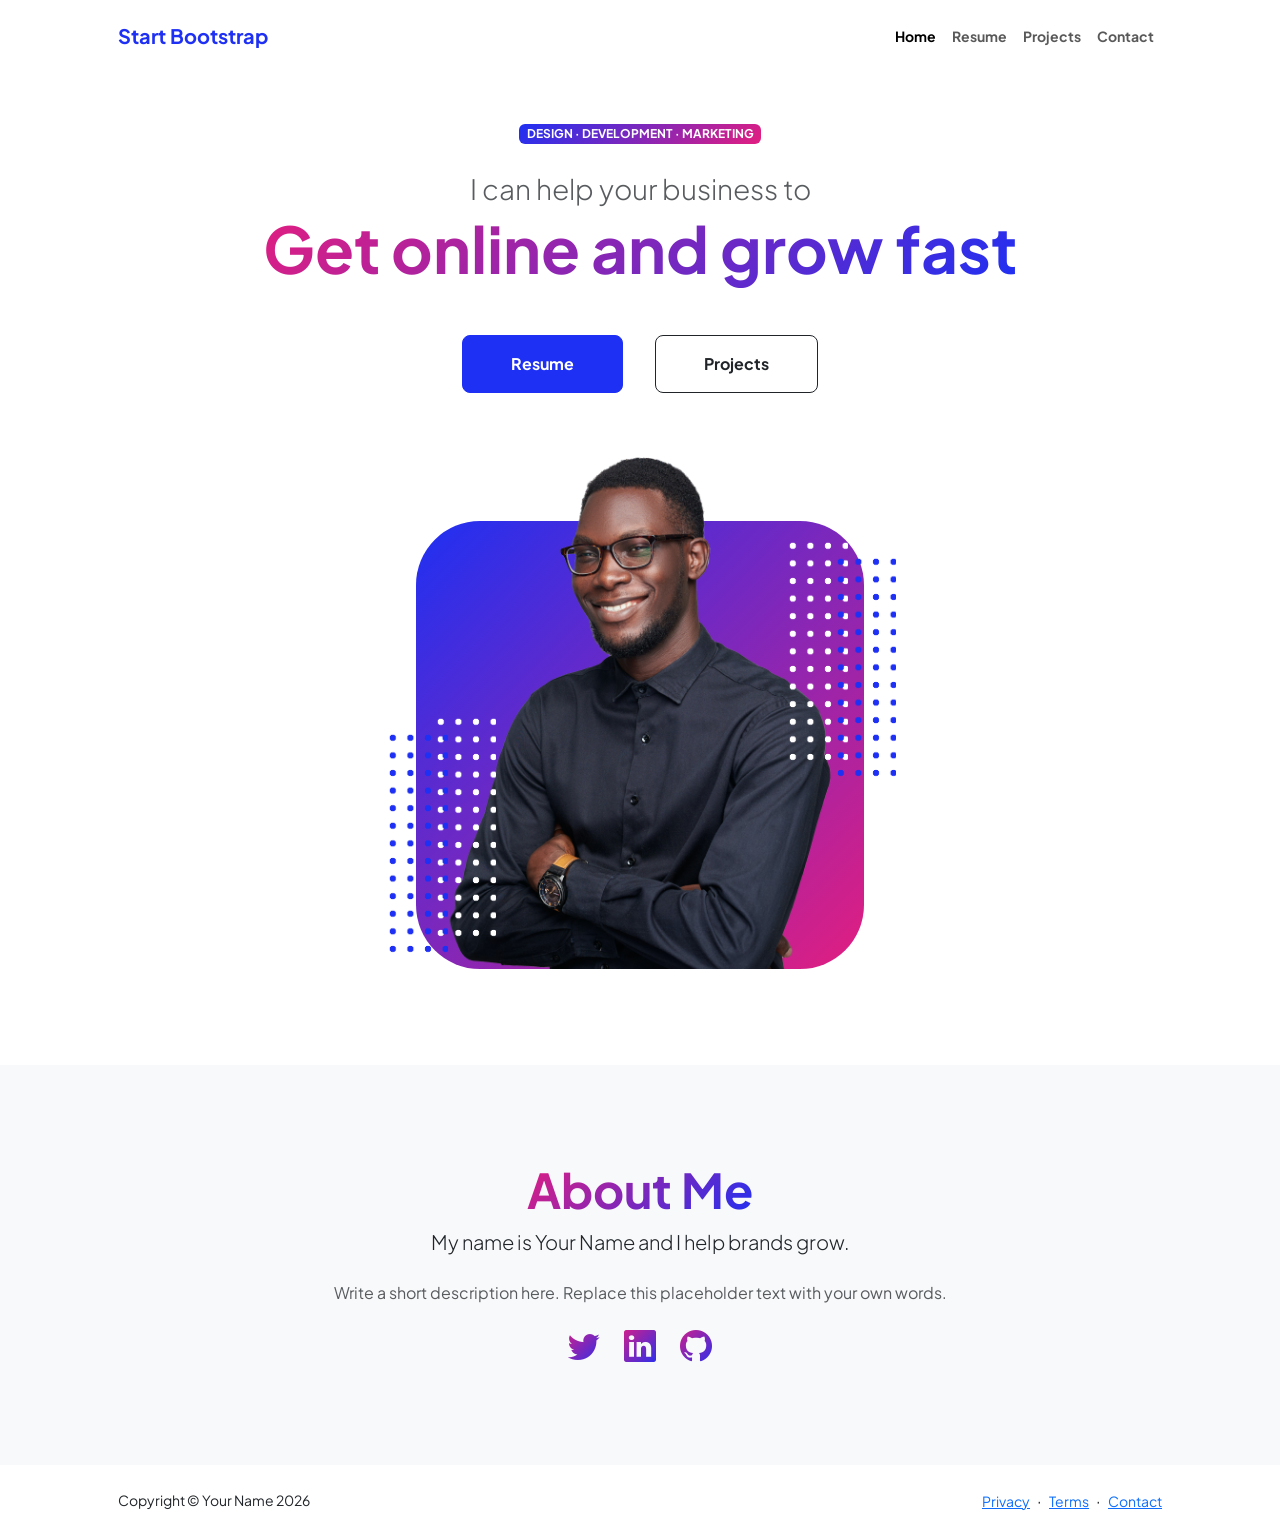
<file: index.html>
<!DOCTYPE html>
<html lang="en">
<head>
  <meta charset="utf-8">
  <meta name="viewport" content="width=device-width, initial-scale=1">
  <meta name="description" content="Personal portfolio of Your Name - web developer.">
  <meta name="author" content="Your Name">
  <title>Home - Start Bootstrap</title>

  <!-- 📷 PHOTO: Favicon (small square icon shown in the browser tab).
       Put a 32x32 or 64x64 file at: assets/img/favicon.ico -->
  <link rel="icon" type="image/x-icon" href="assets/img/favicon.ico">

  <!-- Google font -->
  <link rel="preconnect" href="https://fonts.googleapis.com">
  <link rel="preconnect" href="https://fonts.gstatic.com" crossorigin>
  <link href="https://fonts.googleapis.com/css2?family=Plus+Jakarta+Sans:wght@200;400;500;700;800&display=swap" rel="stylesheet">

  <!-- Bootstrap 5 CSS + Bootstrap Icons (from CDN) -->
  <link href="https://cdn.jsdelivr.net/npm/bootstrap@5.2.3/dist/css/bootstrap.min.css" rel="stylesheet">
  <link href="https://cdn.jsdelivr.net/npm/bootstrap-icons@1.8.1/font/bootstrap-icons.css" rel="stylesheet">

  <!-- Your own CSS (must come AFTER Bootstrap) -->
  <link href="css/styles.css" rel="stylesheet">
</head>
<body class="d-flex flex-column h-100 ">
  <main class="flex-shrink-0">
    <!-- ================= NAVIGATION ================= -->
    <nav class="navbar navbar-expand-lg navbar-light bg-white py-3">
      <div class="container px-5">
        <!-- 📷 PHOTO (optional): replace the text brand with a logo:
             <img src="assets/img/logo.png" alt="Logo" height="32"> -->
        <a class="navbar-brand" href="index.html"><span class="fw-bolder text-primary">Start Bootstrap</span></a>
        <button class="navbar-toggler" type="button" data-bs-toggle="collapse" data-bs-target="#navbarContent"
                aria-controls="navbarContent" aria-expanded="false" aria-label="Toggle navigation">
          <span class="navbar-toggler-icon"></span>
        </button>
        <div class="collapse navbar-collapse" id="navbarContent">
          <ul class="navbar-nav ms-auto mb-2 mb-lg-0 small fw-bolder">
          <li class="nav-item"><a class="nav-link active" aria-current="page" href="index.html">Home</a></li>
          <li class="nav-item"><a class="nav-link" href="resume.html">Resume</a></li>
          <li class="nav-item"><a class="nav-link" href="projects.html">Projects</a></li>
          <li class="nav-item"><a class="nav-link" href="contact.html">Contact</a></li>
          </ul>
        </div>
      </div>
    </nav>

    <!-- ================= HERO ================= -->
    <header class="py-5">
      <div class="container px-5 pb-5">
        <div class="row gx-5 align-items-center">

          <!-- Left: text -->
          <div class="col-xxl-5">
            <div class="text-center text-xxl-start">
              <div class="badge bg-gradient-primary-to-secondary text-white mb-4">
                <div class="text-uppercase">Design &middot; Development &middot; Marketing</div>
              </div>
              <div class="fs-3 fw-light text-muted">I can help your business to</div>
              <h1 class="display-3 fw-bolder mb-5"><span class="text-gradient d-inline">Get online and grow fast</span></h1>
              <div class="d-grid gap-3 d-sm-flex justify-content-sm-center justify-content-xxl-start mb-3">
                <a class="btn btn-primary btn-lg px-5 py-3 me-sm-3 fs-6 fw-bolder" href="resume.html">Resume</a>
                <a class="btn btn-outline-dark btn-lg px-5 py-3 fs-6 fw-bolder" href="projects.html">Projects</a>
              </div>
            </div>
          </div>

          <!-- Right: profile photo -->
          <div class="col-xxl-7">
            <div class="d-flex justify-content-center mt-5 mt-xxl-0">
              <div class="profile bg-gradient-primary-to-secondary">

                <!-- 📷 PHOTO #1 – YOUR PROFILE PICTURE  (most important photo)
                     File: assets/img/profile.png
                     Tip: use a PNG with a TRANSPARENT background (cut-out of your
                     head & shoulders). It sits on top of the colored gradient box.
                     Recommended size: about 900 x 1000 px, portrait. -->
                <img class="profile-img" src="assets/img/profile.png" alt="Portrait of Your Name">

                <!-- Decorative dots (no image needed) -->
                <div class="dots dots-1" aria-hidden="true"></div>
                <div class="dots dots-2" aria-hidden="true"></div>
                <div class="dots dots-3" aria-hidden="true"></div>
                <div class="dots dots-4" aria-hidden="true"></div>
              </div>
            </div>
          </div>

        </div>
      </div>
    </header>

    <!-- ================= ABOUT ================= -->
    <section class="bg-light py-5">
      <div class="container px-5">
        <div class="row gx-5 justify-content-center">
          <div class="col-xxl-8">
            <div class="text-center my-5">
              <h2 class="display-5 fw-bolder"><span class="text-gradient d-inline">About Me</span></h2>
              <p class="lead fw-light mb-4">My name is Your Name and I help brands grow.</p>
              <p class="text-muted">Write a short description here. Replace this placeholder text with your own words.</p>
              <div class="d-flex justify-content-center fs-2 gap-4">
                <!-- Replace each # with your real profile link -->
                <a class="text-gradient" href="#" aria-label="Twitter"><i class="bi bi-twitter"></i></a>
                <a class="text-gradient" href="#" aria-label="LinkedIn"><i class="bi bi-linkedin"></i></a>
                <a class="text-gradient" href="#" aria-label="GitHub"><i class="bi bi-github"></i></a>
              </div>
            </div>
          </div>
        </div>
      </div>
    </section>
  </main>

  <!-- ================= FOOTER ================= -->
  <footer class="bg-white py-4 mt-auto">
    <div class="container px-5">
      <div class="row align-items-center justify-content-between flex-column flex-sm-row">
        <div class="col-auto"><div class="small m-0">Copyright &copy; Your Name <span id="year">2026</span></div></div>
        <div class="col-auto">
          <a class="small" href="#">Privacy</a>
          <span class="mx-1">&middot;</span>
          <a class="small" href="#">Terms</a>
          <span class="mx-1">&middot;</span>
          <a class="small" href="contact.html">Contact</a>
        </div>
      </div>
    </div>
  </footer>

  <!-- Bootstrap JS bundle (menu toggle etc.) then your own JS -->
  <script src="https://cdn.jsdelivr.net/npm/bootstrap@5.2.3/dist/js/bootstrap.bundle.min.js"></script>
  <script src="js/scripts.js"></script>
  <script>document.getElementById('year').textContent = new Date().getFullYear();</script>
</body>
</html>
</file>
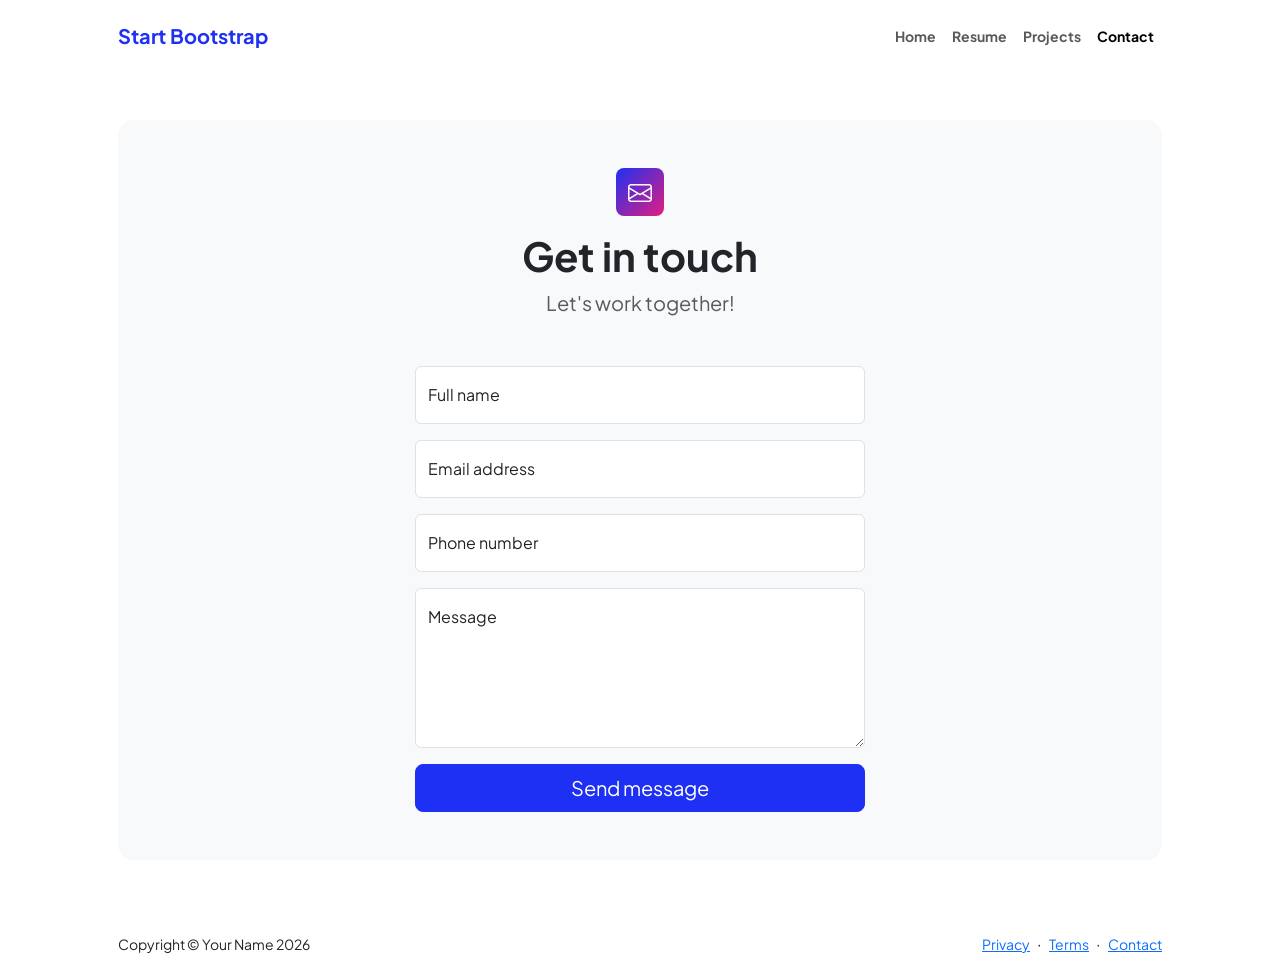
<file: contact.html>
<!DOCTYPE html>
<html lang="en">
<head>
  <meta charset="utf-8">
  <meta name="viewport" content="width=device-width, initial-scale=1">
  <meta name="description" content="Personal portfolio of Your Name - web developer.">
  <meta name="author" content="Your Name">
  <title>Contact - Start Bootstrap</title>

  <!-- 📷 PHOTO: Favicon (small square icon shown in the browser tab).
       Put a 32x32 or 64x64 file at: assets/img/favicon.ico -->
  <link rel="icon" type="image/x-icon" href="assets/img/favicon.ico">

  <!-- Google font -->
  <link rel="preconnect" href="https://fonts.googleapis.com">
  <link rel="preconnect" href="https://fonts.gstatic.com" crossorigin>
  <link href="https://fonts.googleapis.com/css2?family=Plus+Jakarta+Sans:wght@200;400;500;700;800&display=swap" rel="stylesheet">

  <!-- Bootstrap 5 CSS + Bootstrap Icons (from CDN) -->
  <link href="https://cdn.jsdelivr.net/npm/bootstrap@5.2.3/dist/css/bootstrap.min.css" rel="stylesheet">
  <link href="https://cdn.jsdelivr.net/npm/bootstrap-icons@1.8.1/font/bootstrap-icons.css" rel="stylesheet">

  <!-- Your own CSS (must come AFTER Bootstrap) -->
  <link href="css/styles.css" rel="stylesheet">
</head>
<body class="d-flex flex-column h-100 ">
  <main class="flex-shrink-0">
    <!-- ================= NAVIGATION ================= -->
    <nav class="navbar navbar-expand-lg navbar-light bg-white py-3">
      <div class="container px-5">
        <!-- 📷 PHOTO (optional): replace the text brand with a logo:
             <img src="assets/img/logo.png" alt="Logo" height="32"> -->
        <a class="navbar-brand" href="index.html"><span class="fw-bolder text-primary">Start Bootstrap</span></a>
        <button class="navbar-toggler" type="button" data-bs-toggle="collapse" data-bs-target="#navbarContent"
                aria-controls="navbarContent" aria-expanded="false" aria-label="Toggle navigation">
          <span class="navbar-toggler-icon"></span>
        </button>
        <div class="collapse navbar-collapse" id="navbarContent">
          <ul class="navbar-nav ms-auto mb-2 mb-lg-0 small fw-bolder">
          <li class="nav-item"><a class="nav-link" href="index.html">Home</a></li>
          <li class="nav-item"><a class="nav-link" href="resume.html">Resume</a></li>
          <li class="nav-item"><a class="nav-link" href="projects.html">Projects</a></li>
          <li class="nav-item"><a class="nav-link active" aria-current="page" href="contact.html">Contact</a></li>
          </ul>
        </div>
      </div>
    </nav>

    <!-- ================= CONTACT ================= -->
    <section class="py-5">
      <div class="container px-5">
        <div class="bg-light rounded-4 py-5 px-4 px-md-5">
          <div class="text-center mb-5">
            <div class="feature bg-primary bg-gradient-primary-to-secondary text-white rounded-3 mb-3"><i class="bi bi-envelope"></i></div>
            <h1 class="fw-bolder">Get in touch</h1>
            <p class="lead fw-normal text-muted mb-0">Let's work together!</p>
          </div>
          <div class="row gx-5 justify-content-center">
            <div class="col-lg-8 col-xl-6">

              <!-- HOW TO MAKE THE FORM SEND REAL EMAILS:
                   1. Create a free account at https://formspree.io
                   2. Create a form and copy its ID
                   3. Replace YOUR_FORM_ID below -->
              <form id="contactForm" action="https://formspree.io/f/YOUR_FORM_ID" method="POST" novalidate>

                <div class="form-floating mb-3">
                  <input class="form-control" id="name" name="name" type="text" placeholder="Enter your name..." required>
                  <label for="name">Full name</label>
                  <div class="invalid-feedback">Please enter your name.</div>
                </div>

                <div class="form-floating mb-3">
                  <input class="form-control" id="email" name="email" type="email" placeholder="name@example.com" required>
                  <label for="email">Email address</label>
                  <div class="invalid-feedback">Please enter a valid email address.</div>
                </div>

                <div class="form-floating mb-3">
                  <input class="form-control" id="phone" name="phone" type="tel" placeholder="(123) 456-7890" required>
                  <label for="phone">Phone number</label>
                  <div class="invalid-feedback">Please enter your phone number.</div>
                </div>
                <div class="form-floating mb-3">
                  <textarea class="form-control" id="message" name="message" placeholder="Enter your message here..." style="height: 10rem" required></textarea>
                  <label for="message">Message</label>
                  <div class="invalid-feedback">Please write a message.</div>
                </div>
                <div class="d-grid"><button class="btn btn-primary btn-lg" type="submit">Send message</button></div>
              </form>

            </div>
          </div>
        </div>
      </div>
    </section>
  </main>

  <!-- ================= FOOTER ================= -->
  <footer class="bg-white py-4 mt-auto">
    <div class="container px-5">
      <div class="row align-items-center justify-content-between flex-column flex-sm-row">
        <div class="col-auto"><div class="small m-0">Copyright &copy; Your Name <span id="year">2026</span></div></div>
        <div class="col-auto">
          <a class="small" href="#">Privacy</a>
          <span class="mx-1">&middot;</span>
          <a class="small" href="#">Terms</a>
          <span class="mx-1">&middot;</span>
          <a class="small" href="contact.html">Contact</a>
        </div>
      </div>
    </div>
  </footer>

  <!-- Bootstrap JS bundle (menu toggle etc.) then your own JS -->
  <script src="https://cdn.jsdelivr.net/npm/bootstrap@5.2.3/dist/js/bootstrap.bundle.min.js"></script>
  <script src="js/scripts.js"></script>
  <script>document.getElementById('year').textContent = new Date().getFullYear();</script>
</body>
</html>
</file>
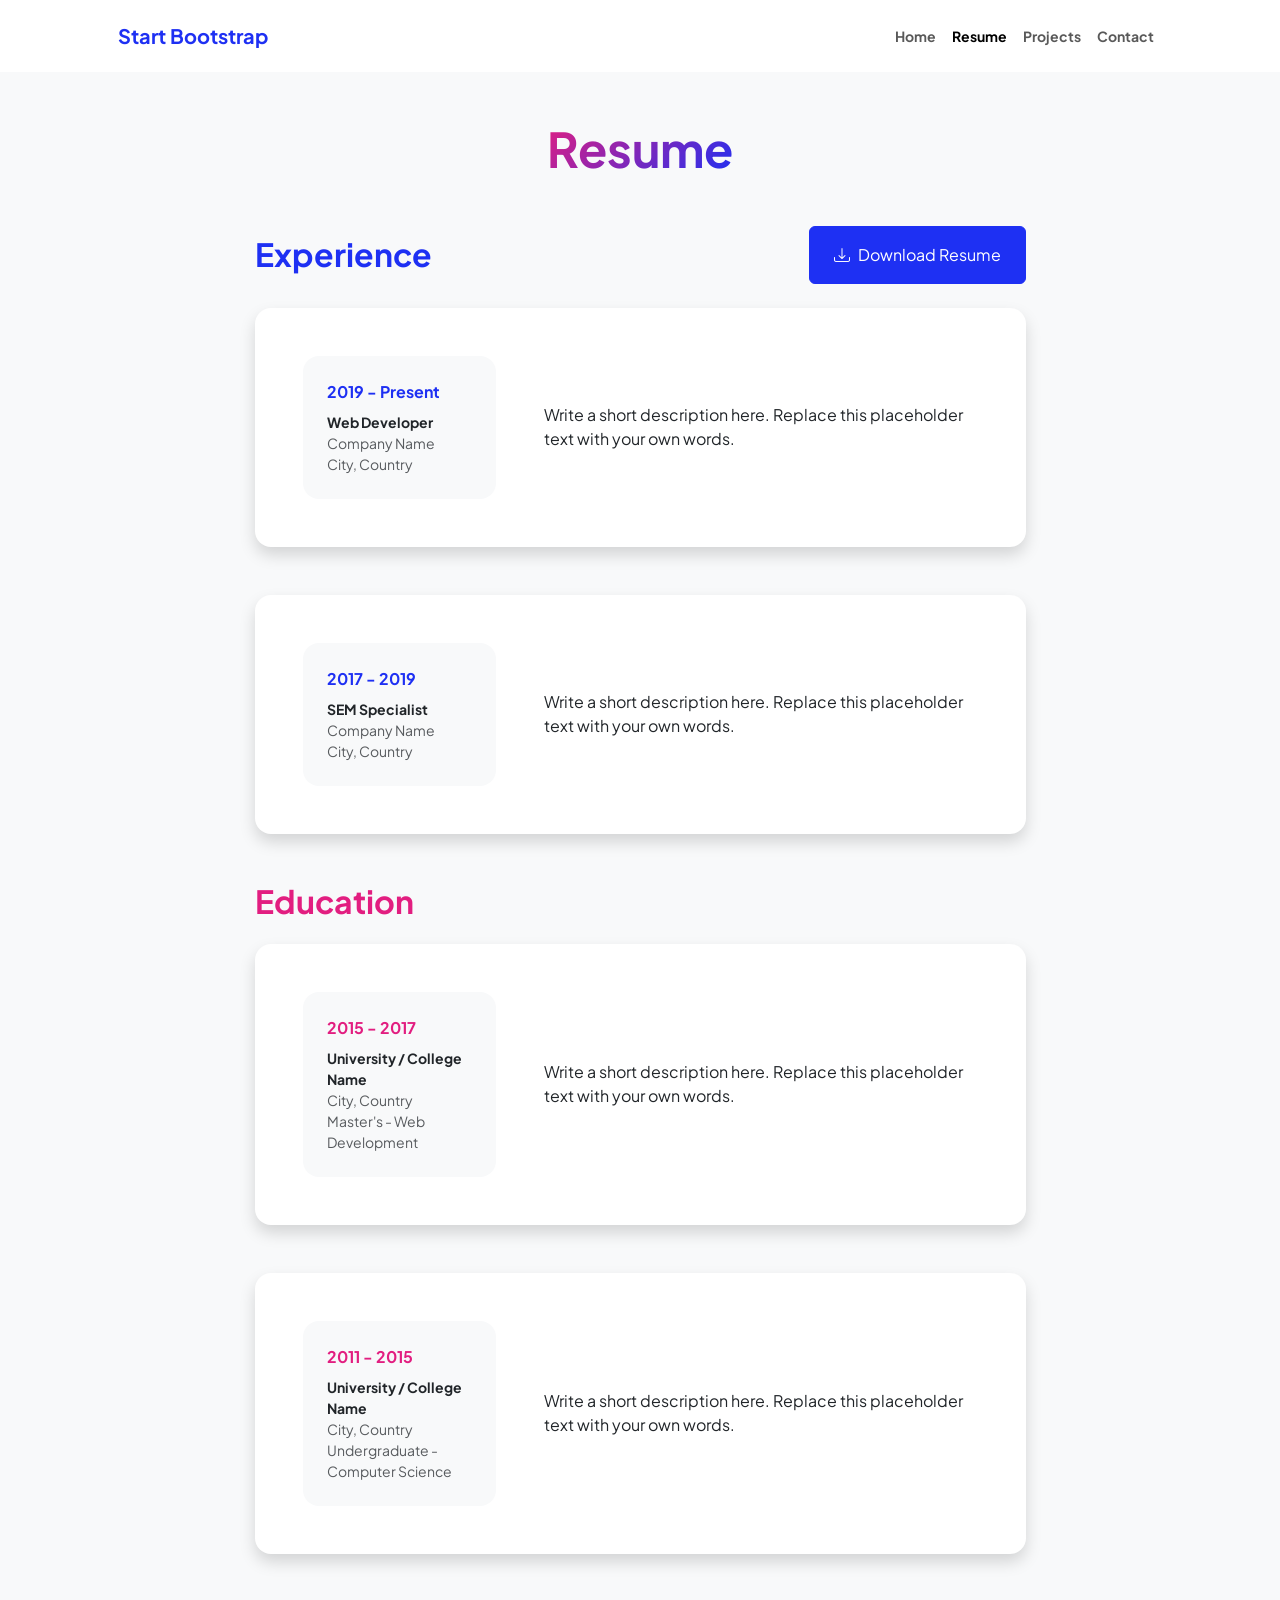
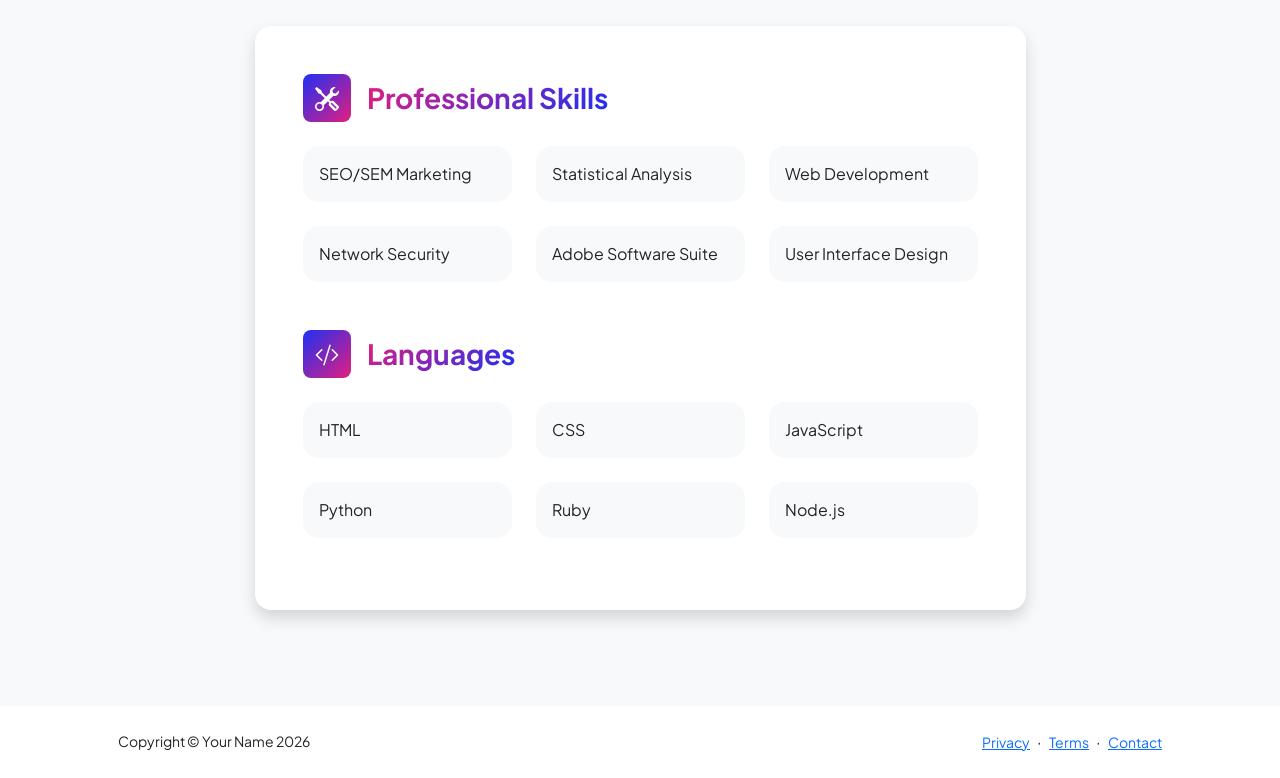
<file: resume.html>
<!DOCTYPE html>
<html lang="en">
<head>
  <meta charset="utf-8">
  <meta name="viewport" content="width=device-width, initial-scale=1">
  <meta name="description" content="Personal portfolio of Your Name - web developer.">
  <meta name="author" content="Your Name">
  <title>Resume - Your Name</title>

  <!-- 📷 PHOTO: Favicon (small square icon shown in the browser tab).
       Put a 32x32 or 64x64 file at: assets/img/favicon.ico -->
  <link rel="icon" type="image/x-icon" href="assets/img/favicon.ico">

  <!-- Google font -->
  <link rel="preconnect" href="https://fonts.googleapis.com">
  <link rel="preconnect" href="https://fonts.gstatic.com" crossorigin>
  <link href="https://fonts.googleapis.com/css2?family=Plus+Jakarta+Sans:wght@200;400;500;700;800&display=swap" rel="stylesheet">

  <!-- Bootstrap 5 CSS + Bootstrap Icons (from CDN) -->
  <link href="https://cdn.jsdelivr.net/npm/bootstrap@5.2.3/dist/css/bootstrap.min.css" rel="stylesheet">
  <link href="https://cdn.jsdelivr.net/npm/bootstrap-icons@1.8.1/font/bootstrap-icons.css" rel="stylesheet">

  <!-- Your own CSS (must come AFTER Bootstrap) -->
  <link href="css/styles.css" rel="stylesheet">
</head>
<body class="d-flex flex-column h-100 bg-light">
  <main class="flex-shrink-0">
    <!-- ================= NAVIGATION ================= -->
    <nav class="navbar navbar-expand-lg navbar-light bg-white py-3">
      <div class="container px-5">
        <!-- 📷 PHOTO (optional): replace the text brand with a logo:
             <img src="assets/img/logo.png" alt="Logo" height="32"> -->
        <a class="navbar-brand" href="index.html"><span class="fw-bolder text-primary">Start Bootstrap</span></a>
        <button class="navbar-toggler" type="button" data-bs-toggle="collapse" data-bs-target="#navbarContent"
                aria-controls="navbarContent" aria-expanded="false" aria-label="Toggle navigation">
          <span class="navbar-toggler-icon"></span>
        </button>
        <div class="collapse navbar-collapse" id="navbarContent">
          <ul class="navbar-nav ms-auto mb-2 mb-lg-0 small fw-bolder">
          <li class="nav-item"><a class="nav-link" href="index.html">Home</a></li>
          <li class="nav-item"><a class="nav-link active" aria-current="page" href="resume.html">Resume</a></li>
          <li class="nav-item"><a class="nav-link" href="projects.html">Projects</a></li>
          <li class="nav-item"><a class="nav-link" href="contact.html">Contact</a></li>
          </ul>
        </div>
      </div>
    </nav>

    <!-- ================= RESUME ================= -->
    <div class="container px-5 my-5">
      <div class="text-center mb-5">
        <h1 class="display-5 fw-bolder mb-0"><span class="text-gradient d-inline">Resume</span></h1>
      </div>
      <div class="row gx-5 justify-content-center">
        <div class="col-lg-11 col-xl-9 col-xxl-8">

          <!-- Experience -->
          <section>
            <div class="d-flex align-items-center justify-content-between mb-4">
              <h2 class="text-primary fw-bolder mb-0">Experience</h2>
              <!-- Put your CV file at: assets/cv.pdf -->
              <a class="btn btn-primary px-4 py-3" href="assets/cv.pdf" download>
                <i class="bi bi-download me-2"></i>Download Resume
              </a>
            </div>

            <div class="card shadow border-0 rounded-4 mb-5">
              <div class="card-body p-5">
                <div class="row align-items-center gx-5">
                  <div class="col text-center text-lg-start mb-4 mb-lg-0">
                    <div class="bg-light p-4 rounded-4">
                      <div class="text-primary fw-bolder mb-2">2019 - Present</div>
                      <div class="small fw-bolder">Web Developer</div>
                      <div class="small text-muted">Company Name</div>
                      <div class="small text-muted">City, Country</div>
                    </div>
                  </div>
                  <div class="col-lg-8"><div>Write a short description here. Replace this placeholder text with your own words.</div></div>
                </div>
              </div>
            </div>

            <div class="card shadow border-0 rounded-4 mb-5">
              <div class="card-body p-5">
                <div class="row align-items-center gx-5">
                  <div class="col text-center text-lg-start mb-4 mb-lg-0">
                    <div class="bg-light p-4 rounded-4">
                      <div class="text-primary fw-bolder mb-2">2017 - 2019</div>
                      <div class="small fw-bolder">SEM Specialist</div>
                      <div class="small text-muted">Company Name</div>
                      <div class="small text-muted">City, Country</div>
                    </div>
                  </div>
                  <div class="col-lg-8"><div>Write a short description here. Replace this placeholder text with your own words.</div></div>
                </div>
              </div>
            </div>
          </section>

          <!-- Education -->
          <section>
            <h2 class="text-secondary fw-bolder mb-4">Education</h2>

            <div class="card shadow border-0 rounded-4 mb-5">
              <div class="card-body p-5">
                <div class="row align-items-center gx-5">
                  <div class="col text-center text-lg-start mb-4 mb-lg-0">
                    <div class="bg-light p-4 rounded-4">
                      <div class="text-secondary fw-bolder mb-2">2015 - 2017</div>
                      <div class="small fw-bolder">University / College Name</div>
                      <div class="small text-muted">City, Country</div>
                      <div class="small text-muted">Master's - Web Development</div>
                    </div>
                  </div>
                  <div class="col-lg-8"><div>Write a short description here. Replace this placeholder text with your own words.</div></div>
                </div>
              </div>
            </div>

            <div class="card shadow border-0 rounded-4 mb-5">
              <div class="card-body p-5">
                <div class="row align-items-center gx-5">
                  <div class="col text-center text-lg-start mb-4 mb-lg-0">
                    <div class="bg-light p-4 rounded-4">
                      <div class="text-secondary fw-bolder mb-2">2011 - 2015</div>
                      <div class="small fw-bolder">University / College Name</div>
                      <div class="small text-muted">City, Country</div>
                      <div class="small text-muted">Undergraduate - Computer Science</div>
                    </div>
                  </div>
                  <div class="col-lg-8"><div>Write a short description here. Replace this placeholder text with your own words.</div></div>
                </div>
              </div>
            </div>
          </section>

          <!-- Skills -->
          <section class="pt-4">
            <div class="card shadow border-0 rounded-4 mb-5">
              <div class="card-body p-5">

                <div class="mb-5">
                  <div class="d-flex align-items-center mb-4">
                    <div class="feature bg-primary bg-gradient-primary-to-secondary text-white rounded-3 me-3"><i class="bi bi-tools"></i></div>
                    <h3 class="fw-bolder mb-0"><span class="text-gradient d-inline">Professional Skills</span></h3>
                  </div>
            <div class="row row-cols-1 row-cols-md-3 mb-4"><div class="col mb-4 mb-md-0"><div class="d-flex align-items-center bg-light rounded-4 p-3 h-100">SEO/SEM Marketing</div></div><div class="col mb-4 mb-md-0"><div class="d-flex align-items-center bg-light rounded-4 p-3 h-100">Statistical Analysis</div></div><div class="col mb-4 mb-md-0"><div class="d-flex align-items-center bg-light rounded-4 p-3 h-100">Web Development</div></div></div>
            <div class="row row-cols-1 row-cols-md-3 mb-4"><div class="col mb-4 mb-md-0"><div class="d-flex align-items-center bg-light rounded-4 p-3 h-100">Network Security</div></div><div class="col mb-4 mb-md-0"><div class="d-flex align-items-center bg-light rounded-4 p-3 h-100">Adobe Software Suite</div></div><div class="col mb-4 mb-md-0"><div class="d-flex align-items-center bg-light rounded-4 p-3 h-100">User Interface Design</div></div></div>
                </div>

                <div class="mb-0">
                  <div class="d-flex align-items-center mb-4">
                    <div class="feature bg-primary bg-gradient-primary-to-secondary text-white rounded-3 me-3"><i class="bi bi-code-slash"></i></div>
                    <h3 class="fw-bolder mb-0"><span class="text-gradient d-inline">Languages</span></h3>
                  </div>
            <div class="row row-cols-1 row-cols-md-3 mb-4"><div class="col mb-4 mb-md-0"><div class="d-flex align-items-center bg-light rounded-4 p-3 h-100">HTML</div></div><div class="col mb-4 mb-md-0"><div class="d-flex align-items-center bg-light rounded-4 p-3 h-100">CSS</div></div><div class="col mb-4 mb-md-0"><div class="d-flex align-items-center bg-light rounded-4 p-3 h-100">JavaScript</div></div></div>
            <div class="row row-cols-1 row-cols-md-3 mb-4"><div class="col mb-4 mb-md-0"><div class="d-flex align-items-center bg-light rounded-4 p-3 h-100">Python</div></div><div class="col mb-4 mb-md-0"><div class="d-flex align-items-center bg-light rounded-4 p-3 h-100">Ruby</div></div><div class="col mb-4 mb-md-0"><div class="d-flex align-items-center bg-light rounded-4 p-3 h-100">Node.js</div></div></div>
                </div>

              </div>
            </div>
          </section>

        </div>
      </div>
    </div>
  </main>

  <!-- ================= FOOTER ================= -->
  <footer class="bg-white py-4 mt-auto">
    <div class="container px-5">
      <div class="row align-items-center justify-content-between flex-column flex-sm-row">
        <div class="col-auto"><div class="small m-0">Copyright &copy; Your Name <span id="year">2026</span></div></div>
        <div class="col-auto">
          <a class="small" href="#">Privacy</a>
          <span class="mx-1">&middot;</span>
          <a class="small" href="#">Terms</a>
          <span class="mx-1">&middot;</span>
          <a class="small" href="contact.html">Contact</a>
        </div>
      </div>
    </div>
  </footer>

  <!-- Bootstrap JS bundle (menu toggle etc.) then your own JS -->
  <script src="https://cdn.jsdelivr.net/npm/bootstrap@5.2.3/dist/js/bootstrap.bundle.min.js"></script>
  <script src="js/scripts.js"></script>
  <script>document.getElementById('year').textContent = new Date().getFullYear();</script>
</body>
</html>
</file>
<file: css/styles.css>
/* ==========================================================
   Custom styles (loaded AFTER Bootstrap, so these override it)
   ========================================================== */

/* 1. Brand colors - change these to re-theme the whole site */
:root {
  --bs-primary: #1e30f3;
  --bs-primary-rgb: 30, 48, 243;
  --bs-secondary: #e21e80;
  --bs-secondary-rgb: 226, 30, 128;
  --bs-body-font-family: "Plus Jakarta Sans", system-ui, -apple-system, "Segoe UI", sans-serif;
  --bs-link-color: #1e30f3;
  --bs-link-hover-color: #1826c2;
}

html, body { height: 100%; }
body { font-family: var(--bs-body-font-family); }

/* 2. Bootstrap's buttons ignore the variables above, so restyle them */
.btn-primary {
  --bs-btn-bg: #1e30f3;           --bs-btn-border-color: #1e30f3;
  --bs-btn-hover-bg: #1a29cf;     --bs-btn-hover-border-color: #1826c2;
  --bs-btn-active-bg: #1826c2;    --bs-btn-active-border-color: #1724b6;
  --bs-btn-disabled-bg: #1e30f3;  --bs-btn-disabled-border-color: #1e30f3;
}

/* 3. Gradient helpers */
.bg-gradient-primary-to-secondary {
  background: linear-gradient(135deg, #1e30f3 0%, #e21e80 100%);
}
.text-gradient {
  background: linear-gradient(315deg, #1e30f3 0%, #e21e80 100%);
  -webkit-background-clip: text;
  background-clip: text;
  -webkit-text-fill-color: transparent;
}

/* 4. Rounded corners + icon square */
.rounded-4 { border-radius: 1rem !important; }
.feature {
  display: inline-flex; align-items: center; justify-content: center;
  height: 3rem; width: 3rem; font-size: 1.5rem;
}

/* 5. Hero profile block (photo + decorative dots) */
.profile {
  position: relative;
  height: 75vw; width: 75vw;
  max-height: 40rem; max-width: 40rem;
  margin-top: 5vw;
  border-radius: 5vw;
}
.profile .profile-img {
  position: absolute; bottom: 0; left: 50%;
  transform: translateX(-50%);
  height: 80vw; max-height: 45rem;
}
/* Decorative dot grids (pure CSS, no SVG needed) */
.profile .dots {
  position: absolute; width: 4rem; height: 14rem;
  background-image: radial-gradient(currentColor 3px, transparent 3.5px);
  background-size: 1.1rem 1.1rem;
  pointer-events: none;
}
.profile .dots-1 { right: 1rem;  top: 1rem;    color: #fff; }
.profile .dots-2 { right: -2rem; top: 2rem;    color: #1e30f3; }
.profile .dots-3 { left: 1rem;   bottom: 2rem; color: #fff; }
.profile .dots-4 { left: -2rem;  bottom: 1rem; color: #1e30f3; }

@media (min-width: 576px) { .profile { height: 60vw; width: 60vw; } .profile .profile-img { height: 65vw; } }
@media (min-width: 768px) { .profile { height: 50vw; width: 50vw; } .profile .profile-img { height: 55vw; } }
@media (min-width: 992px) { .profile { height: 40vw; width: 40vw; } .profile .profile-img { height: 45vw; } }
@media (min-width: 1200px){ .profile { height: 35vw; width: 35vw; } .profile .profile-img { height: 40vw; } }

/* 6. Project card images */
.project-img { width: 300px; max-width: 40%; object-fit: cover; align-self: stretch; }
@media (max-width: 767.98px) {
  .project-card .d-flex { flex-direction: column-reverse; }
  .project-img { width: 100%; max-width: 100%; height: 14rem; }
}

/* 7. Accessibility: visible keyboard focus */
a:focus-visible, button:focus-visible { outline: 3px solid rgba(30,48,243,.5); outline-offset: 2px; }
</file>
